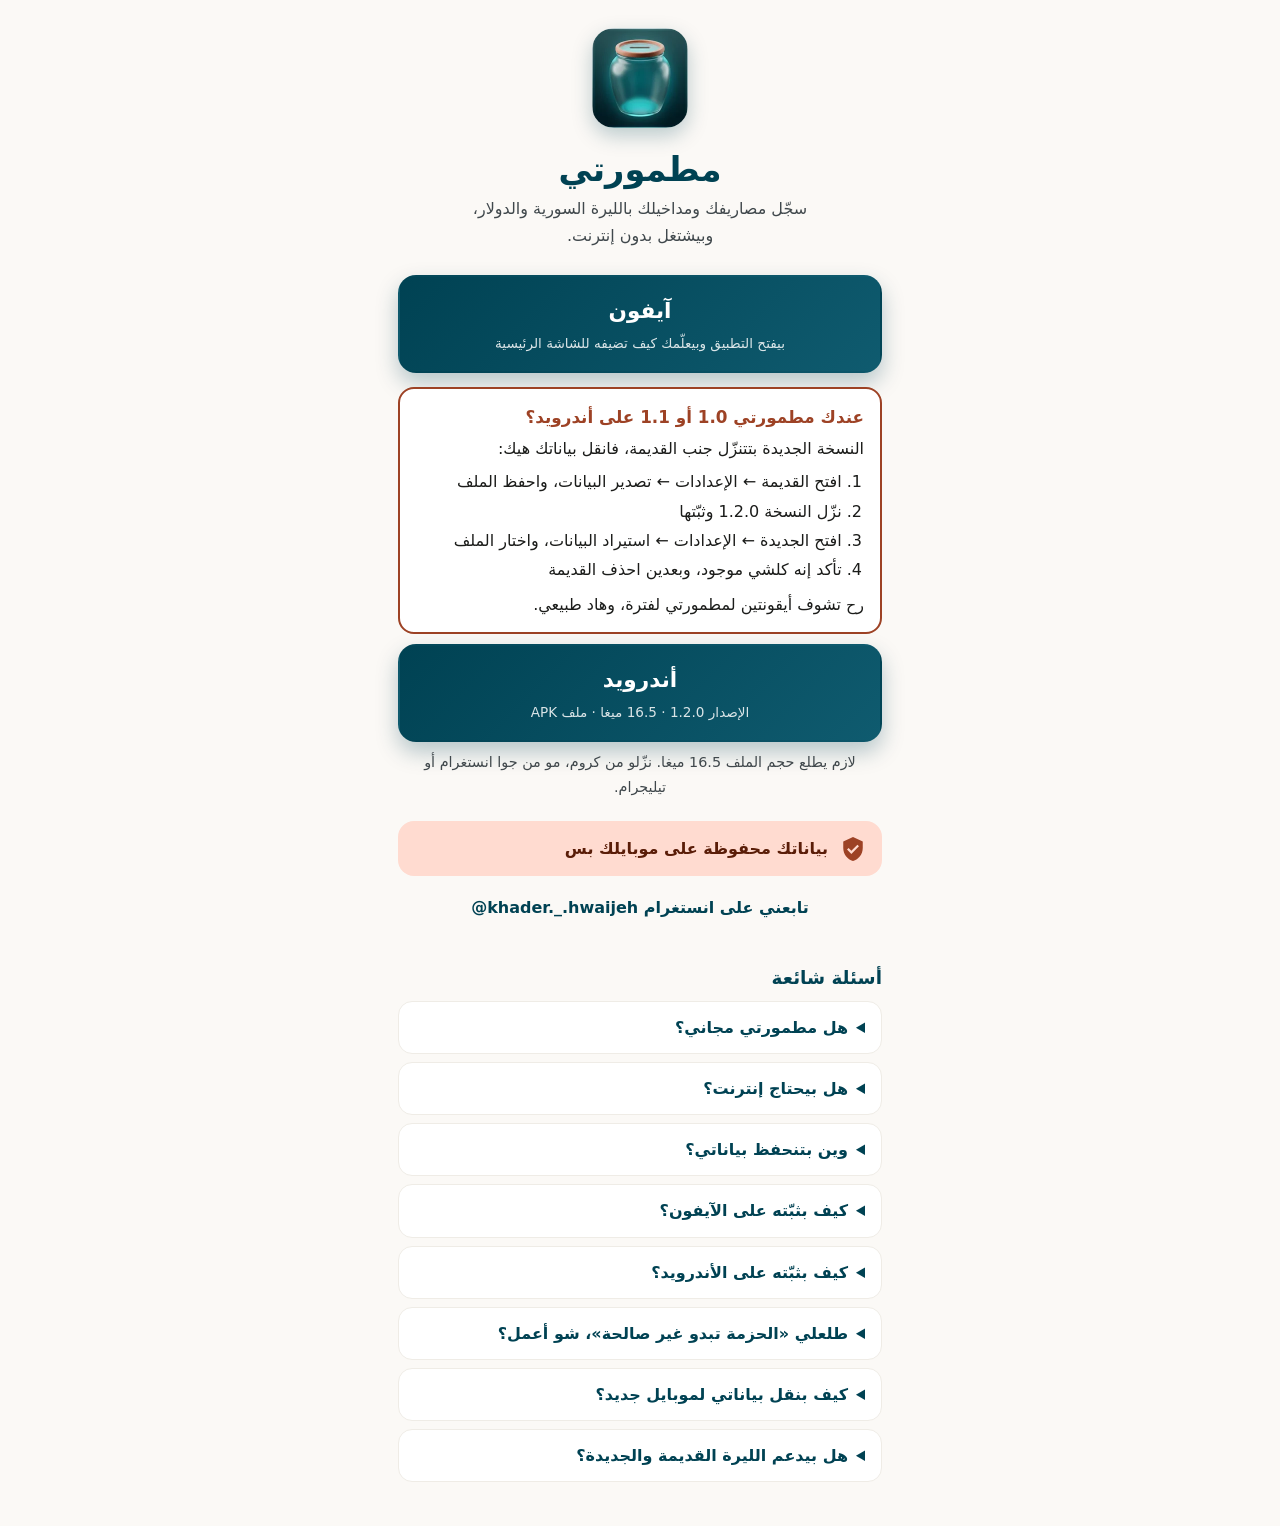
<file: index.html>
<!doctype html>
<html lang="ar" dir="rtl">
<head>
<meta charset="utf-8">
<meta name="viewport" content="width=device-width, initial-scale=1, viewport-fit=cover">
<title>مطمورتي — تطبيق مصاريف بالليرة السورية والدولار بدون إنترنت</title>
<meta name="description" content="تطبيق مصاريف مجاني بالليرة السورية والدولار: حساب المصاريف والمداخيل بدون انترنت، بالليرة الجديدة والقديمة، مع التصريف. للأندرويد والآيفون، وبياناتك على موبايلك بس.">
<link rel="canonical" href="https://khaderhash.github.io/matmurti/">
<!-- ═══ GOOGLE SEARCH CONSOLE ═══════════════════════════════════════════
     Replace this whole comment block with the verification tag Search
     Console gives you (edit tool/web/make_welcome.py, not the HTML; see
     docs/github-pages.md), e.g.:
     <meta name="google-site-verification" content="YOUR-CODE">
     ═════════════════════════════════════════════════════════════════════ -->
<meta name="theme-color" content="#004253">
<link rel="icon" href="jar.webp" type="image/webp">
<link rel="apple-touch-icon" href="app/icons/apple-touch-icon.png">
<meta property="og:type" content="website">
<meta property="og:locale" content="ar_AR">
<meta property="og:site_name" content="مطمورتي">
<meta property="og:url" content="https://khaderhash.github.io/matmurti/">
<meta property="og:title" content="مطمورتي — مصاريفك ومداخيلك بالليرة والدولار">
<meta property="og:description" content="بيشتغل بدون إنترنت، وبياناتك محفوظة على موبايلك بس. مجاني للأندرويد والآيفون.">
<meta property="og:image" content="https://khaderhash.github.io/matmurti/og.jpg">
<meta property="og:image:width" content="1200">
<meta property="og:image:height" content="630">
<meta property="og:image:alt" content="شاشات تطبيق مطمورتي">
<meta name="twitter:card" content="summary_large_image">
<script>
// Opened from a home-screen icon (one made here before the app moved to
// app/, or this page added itself), or an old link to an app screen
// (#/home): go to the app.
if (navigator.standalone === true ||
    matchMedia('(display-mode: standalone)').matches ||
    location.hash.indexOf('#/') === 0) {
  location.replace('app/' + location.hash);
}
// The visitor's phone first; both buttons always show.
(function () {
  var ua = navigator.userAgent, c = document.documentElement.classList;
  if (/iPhone|iPad|iPod/.test(ua) || (/Macintosh/.test(ua) && navigator.maxTouchPoints > 1)) c.add('ios');
  else if (/Android/.test(ua)) c.add('android');
})();
</script>
<script type="application/ld+json">
{
 "@context": "https://schema.org",
 "@graph": [
  {
   "@type": "SoftwareApplication",
   "@id": "https://khaderhash.github.io/matmurti/#app",
   "name": "مطمورتي",
   "alternateName": "Matmurti",
   "url": "https://khaderhash.github.io/matmurti/",
   "description": "تطبيق مصاريف مجاني بالليرة السورية والدولار: حساب المصاريف والمداخيل بدون انترنت، بالليرة الجديدة والقديمة، مع التصريف. للأندرويد والآيفون، وبياناتك على موبايلك بس.",
   "inLanguage": "ar",
   "applicationCategory": "FinanceApplication",
   "operatingSystem": "Android 7.0+, iOS 16.4+ (web app)",
   "softwareVersion": "1.2.0",
   "fileSize": "16.5 MB",
   "downloadUrl": [
    "https://github.com/khaderhash/matmurti/releases/latest/download/matmurti.apk",
    "https://khaderhash.github.io/matmurti/app/"
   ],
   "installUrl": "https://khaderhash.github.io/matmurti/app/",
   "isAccessibleForFree": true,
   "offers": {
    "@type": "Offer",
    "price": "0",
    "priceCurrency": "USD"
   },
   "featureList": [
    "يشتغل بدون إنترنت",
    "الليرة السورية الجديدة والقديمة والدولار",
    "تسجيل التصريف بين الدولار والليرة",
    "نسخة احتياطية بملف إكسل بين الأندرويد والآيفون",
    "بدون حساب، والبيانات على الموبايل بس"
   ],
   "image": "https://khaderhash.github.io/matmurti/og.jpg",
   "author": {
    "@type": "Person",
    "name": "Khader Hassan Hwaijeh",
    "url": "https://www.khaderhash.me/"
   }
  },
  {
   "@type": "FAQPage",
   "@id": "https://khaderhash.github.io/matmurti/#faq",
   "mainEntity": [
    {
     "@type": "Question",
     "name": "هل مطمورتي مجاني؟",
     "acceptedAnswer": {
      "@type": "Answer",
      "text": "إي، مجاني بالكامل: بدون إعلانات وبدون اشتراك."
     }
    },
    {
     "@type": "Question",
     "name": "هل بيحتاج إنترنت؟",
     "acceptedAnswer": {
      "@type": "Answer",
      "text": "لا. نسخة الأندرويد ما إلها صلاحية إنترنت أصلاً. نسخة الآيفون بتحتاج إنترنت أول مرة بس لتنزل، وبعدها بتشتغل بدون إنترنت."
     }
    },
    {
     "@type": "Question",
     "name": "وين بتنحفظ بياناتي؟",
     "acceptedAnswer": {
      "@type": "Answer",
      "text": "على موبايلك بس، جوّا التطبيق. ما في حساب ولا سيرفر، وما حدا غيرك بيشوفها. على الآيفون، إذا حذفت أيقونة التطبيق بتنحذف بياناته معها، فخلّي عندك نسخة احتياطية."
     }
    },
    {
     "@type": "Question",
     "name": "كيف بثبّته على الآيفون؟",
     "acceptedAnswer": {
      "@type": "Answer",
      "text": "اضغط «آيفون» بهالصفحة من Safari أو Chrome، وبيفتحلك التطبيق مع الخطوات: زر المشاركة (بـ Safari على iOS 26: زر ••• ثم مشاركة؛ بـ Chrome: بشريط العنوان)، بعدين «إضافة إلى الشاشة الرئيسية» و«إضافة». بيحتاج iOS 16.4 أو أحدث."
     }
    },
    {
     "@type": "Question",
     "name": "كيف بثبّته على الأندرويد؟",
     "acceptedAnswer": {
      "@type": "Answer",
      "text": "اضغط «أندرويد» بهالصفحة من كروم، واستنى لحتى يخلص التنزيل (حجم الملف 16.5 ميغا)، وافتحه. إذا طلب منك، اسمح بالتثبيت من هالمصدر، وإذا طلع تحذير من Play Protect اختار «التفاصيل» وبعدين «التثبيت على أي حال»."
     }
    },
    {
     "@type": "Question",
     "name": "طلعلي «الحزمة تبدو غير صالحة»، شو أعمل؟",
     "acceptedAnswer": {
      "@type": "Answer",
      "text": "غالباً التنزيل ما كمل. احذف الملف، ونزّله من جديد من كروم (مو من جوا انستغرام أو تيليجرام)، وتأكد إنو حجمه 16.5 ميغا قبل ما تفتحه."
     }
    },
    {
     "@type": "Question",
     "name": "كيف بنقل بياناتي لموبايل جديد؟",
     "acceptedAnswer": {
      "@type": "Answer",
      "text": "من الإعدادات اختار «تصدير البيانات»، بيطلعلك ملف إكسل، احفظه أو ابعته لحالك. على الموبايل الجديد اختار «استيراد البيانات» وافتح الملف. نفس الملف بيشتغل بين الأندرويد والآيفون."
     }
    },
    {
     "@type": "Question",
     "name": "هل بيدعم الليرة القديمة والجديدة؟",
     "acceptedAnswer": {
      "@type": "Answer",
      "text": "إي. بتكتب المبلغ بالليرة القديمة أو الجديدة والتطبيق بيحوّل لحاله (100 قديمة = 1 جديدة). وكمان بتقدر تسجل بالدولار وتسجل التصريف بين الدولار والليرة."
     }
    }
   ]
  }
 ]
}
</script>
<style>
:root{--bg:#FBF9F6;--surface:#fff;--line:#EFECE6;--primary:#004253;--primary2:#0F5B6F;--clay:#9D4225;--claySoft:#FFDBD0;--text:#1B1C1A;--text2:#40484C}
*{box-sizing:border-box}
html{-webkit-text-size-adjust:100%}
body{margin:0;background:var(--bg);color:var(--text);font:16px/1.7 system-ui,-apple-system,"Segoe UI","Noto Sans Arabic",Tahoma,sans-serif}
main{max-width:520px;margin:0 auto;padding:calc(28px + env(safe-area-inset-top)) 18px calc(36px + env(safe-area-inset-bottom))}
header{text-align:center}
header img{width:96px;height:100px;border-radius:22px;box-shadow:0 8px 20px rgba(0,66,83,.25)}
h1{margin:14px 0 4px;font-size:2.1rem;line-height:1.2;color:var(--primary)}
.tagline{margin:0 auto;max-width:380px;color:var(--text2)}
#get{display:flex;flex-direction:column;gap:14px;margin:26px 0 0}
.choice{display:flex;flex-direction:column}
.ios .choice.iphone,.android .choice.android{order:-1}
.btn{display:block;text-align:center;text-decoration:none;border-radius:18px;padding:16px;font-weight:700;font-size:1.35rem;background:var(--surface);color:var(--primary);border:2px solid var(--line)}
.btn small{display:block;font-size:.85rem;font-weight:500;color:var(--text2);margin-top:2px}
.ios .iphone .btn,.android .android .btn,html:not(.ios):not(.android) .btn{background:linear-gradient(135deg,var(--primary),var(--primary2));color:#fff;border-color:transparent;box-shadow:0 10px 22px rgba(0,66,83,.28)}
.ios .iphone .btn small,.android .android .btn small,html:not(.ios):not(.android) .btn small{color:#fff;opacity:.85}
.hint{margin:8px 4px 0;text-align:center;font-size:.9rem;color:var(--text2)}
.privacy{display:flex;gap:12px;align-items:center;margin:22px 0 0;padding:14px 16px;border-radius:16px;background:var(--claySoft);color:#5a1d08;font-weight:600}
.privacy svg{flex:0 0 26px}
.follow{margin:18px 0 0;text-align:center}
.follow a{color:var(--primary);font-weight:700;text-decoration:none}
.follow bdi{direction:ltr}
h2{font-size:1.15rem;margin:40px 0 8px;color:var(--primary)}
details{margin:8px 0;padding:12px 16px;background:var(--surface);border:1px solid var(--line);border-radius:14px}
summary{cursor:pointer;font-weight:700;color:var(--primary)}
details p{margin:8px 0 0}
.move{margin:0 0 10px;padding:14px 16px;border-radius:16px;background:var(--surface);border:2px solid var(--clay)}
.move h2{margin:0 0 4px;font-size:1.05rem;color:var(--clay)}
.move p{margin:0}
.move ol{margin:6px 0 8px;padding-inline-start:1.4em}
.move li{margin:2px 0}
</style>
</head>
<body>
<main>
<header>
  <img src="[data-uri]" width="96" height="100" alt="شعار مطمورتي">
  <h1>مطمورتي</h1>
  <p class="tagline">سجّل مصاريفك ومداخيلك بالليرة السورية والدولار، وبيشتغل بدون إنترنت.</p>
</header>

<div id="get">
  <div class="choice iphone">
    <a class="btn" href="app/">آيفون<small>بيفتح التطبيق وبيعلّمك كيف تضيفه للشاشة الرئيسية</small></a>
  </div>
  <div class="choice android">
  <section class="move" id="move">
    <h2>عندك مطمورتي 1.0 أو 1.1 على أندرويد؟</h2>
    <p>النسخة الجديدة بتتنزّل جنب القديمة، فانقل بياناتك هيك:</p>
    <ol>
    <li>افتح القديمة ← الإعدادات ← تصدير البيانات، واحفظ الملف</li>
    <li>نزّل النسخة 1.2.0 وثبّتها</li>
    <li>افتح الجديدة ← الإعدادات ← استيراد البيانات، واختار الملف</li>
    <li>تأكد إنه كلشي موجود، وبعدين احذف القديمة</li>
    </ol>
    <p>رح تشوف أيقونتين لمطمورتي لفترة، وهاد طبيعي.</p>
  </section>
    <a class="btn" href="https://github.com/khaderhash/matmurti/releases/latest/download/matmurti.apk">أندرويد<small>الإصدار 1.2.0 · 16.5 ميغا · ملف APK</small></a>
    <p class="hint">لازم يطلع حجم الملف 16.5 ميغا. نزّلو من كروم، مو من جوا انستغرام أو تيليجرام.</p>
  </div>
</div>

<p class="privacy">
  <svg viewBox="0 0 24 24" width="26" height="26" aria-hidden="true"><path fill="#9D4225" d="M12 1 3 5v6c0 5.6 3.8 10.7 9 12 5.2-1.3 9-6.4 9-12V5l-9-4zm-1.5 15.5-4-4 1.4-1.4 2.6 2.6 5.6-5.6 1.4 1.4-7 7z"/></svg>
  بياناتك محفوظة على موبايلك بس
</p>

<p class="follow"><a href="https://www.instagram.com/khader._.hwaijeh/" rel="noopener">تابعني على انستغرام <bdi>@khader._.hwaijeh</bdi></a></p>

<section class="faq">
<h2>أسئلة شائعة</h2>
<details><summary>هل مطمورتي مجاني؟</summary><p>إي، مجاني بالكامل: بدون إعلانات وبدون اشتراك.</p></details>
<details><summary>هل بيحتاج إنترنت؟</summary><p>لا. نسخة الأندرويد ما إلها صلاحية إنترنت أصلاً. نسخة الآيفون بتحتاج إنترنت أول مرة بس لتنزل، وبعدها بتشتغل بدون إنترنت.</p></details>
<details><summary>وين بتنحفظ بياناتي؟</summary><p>على موبايلك بس، جوّا التطبيق. ما في حساب ولا سيرفر، وما حدا غيرك بيشوفها. على الآيفون، إذا حذفت أيقونة التطبيق بتنحذف بياناته معها، فخلّي عندك نسخة احتياطية.</p></details>
<details><summary>كيف بثبّته على الآيفون؟</summary><p>اضغط «آيفون» بهالصفحة من Safari أو Chrome، وبيفتحلك التطبيق مع الخطوات: زر المشاركة (بـ Safari على iOS 26: زر ••• ثم مشاركة؛ بـ Chrome: بشريط العنوان)، بعدين «إضافة إلى الشاشة الرئيسية» و«إضافة». بيحتاج iOS 16.4 أو أحدث.</p></details>
<details><summary>كيف بثبّته على الأندرويد؟</summary><p>اضغط «أندرويد» بهالصفحة من كروم، واستنى لحتى يخلص التنزيل (حجم الملف 16.5 ميغا)، وافتحه. إذا طلب منك، اسمح بالتثبيت من هالمصدر، وإذا طلع تحذير من Play Protect اختار «التفاصيل» وبعدين «التثبيت على أي حال».</p></details>
<details><summary>طلعلي «الحزمة تبدو غير صالحة»، شو أعمل؟</summary><p>غالباً التنزيل ما كمل. احذف الملف، ونزّله من جديد من كروم (مو من جوا انستغرام أو تيليجرام)، وتأكد إنو حجمه 16.5 ميغا قبل ما تفتحه.</p></details>
<details><summary>كيف بنقل بياناتي لموبايل جديد؟</summary><p>من الإعدادات اختار «تصدير البيانات»، بيطلعلك ملف إكسل، احفظه أو ابعته لحالك. على الموبايل الجديد اختار «استيراد البيانات» وافتح الملف. نفس الملف بيشتغل بين الأندرويد والآيفون.</p></details>
<details><summary>هل بيدعم الليرة القديمة والجديدة؟</summary><p>إي. بتكتب المبلغ بالليرة القديمة أو الجديدة والتطبيق بيحوّل لحاله (100 قديمة = 1 جديدة). وكمان بتقدر تسجل بالدولار وتسجل التصريف بين الدولار والليرة.</p></details>
</section>
</main>
</body>
</html>
</file>
